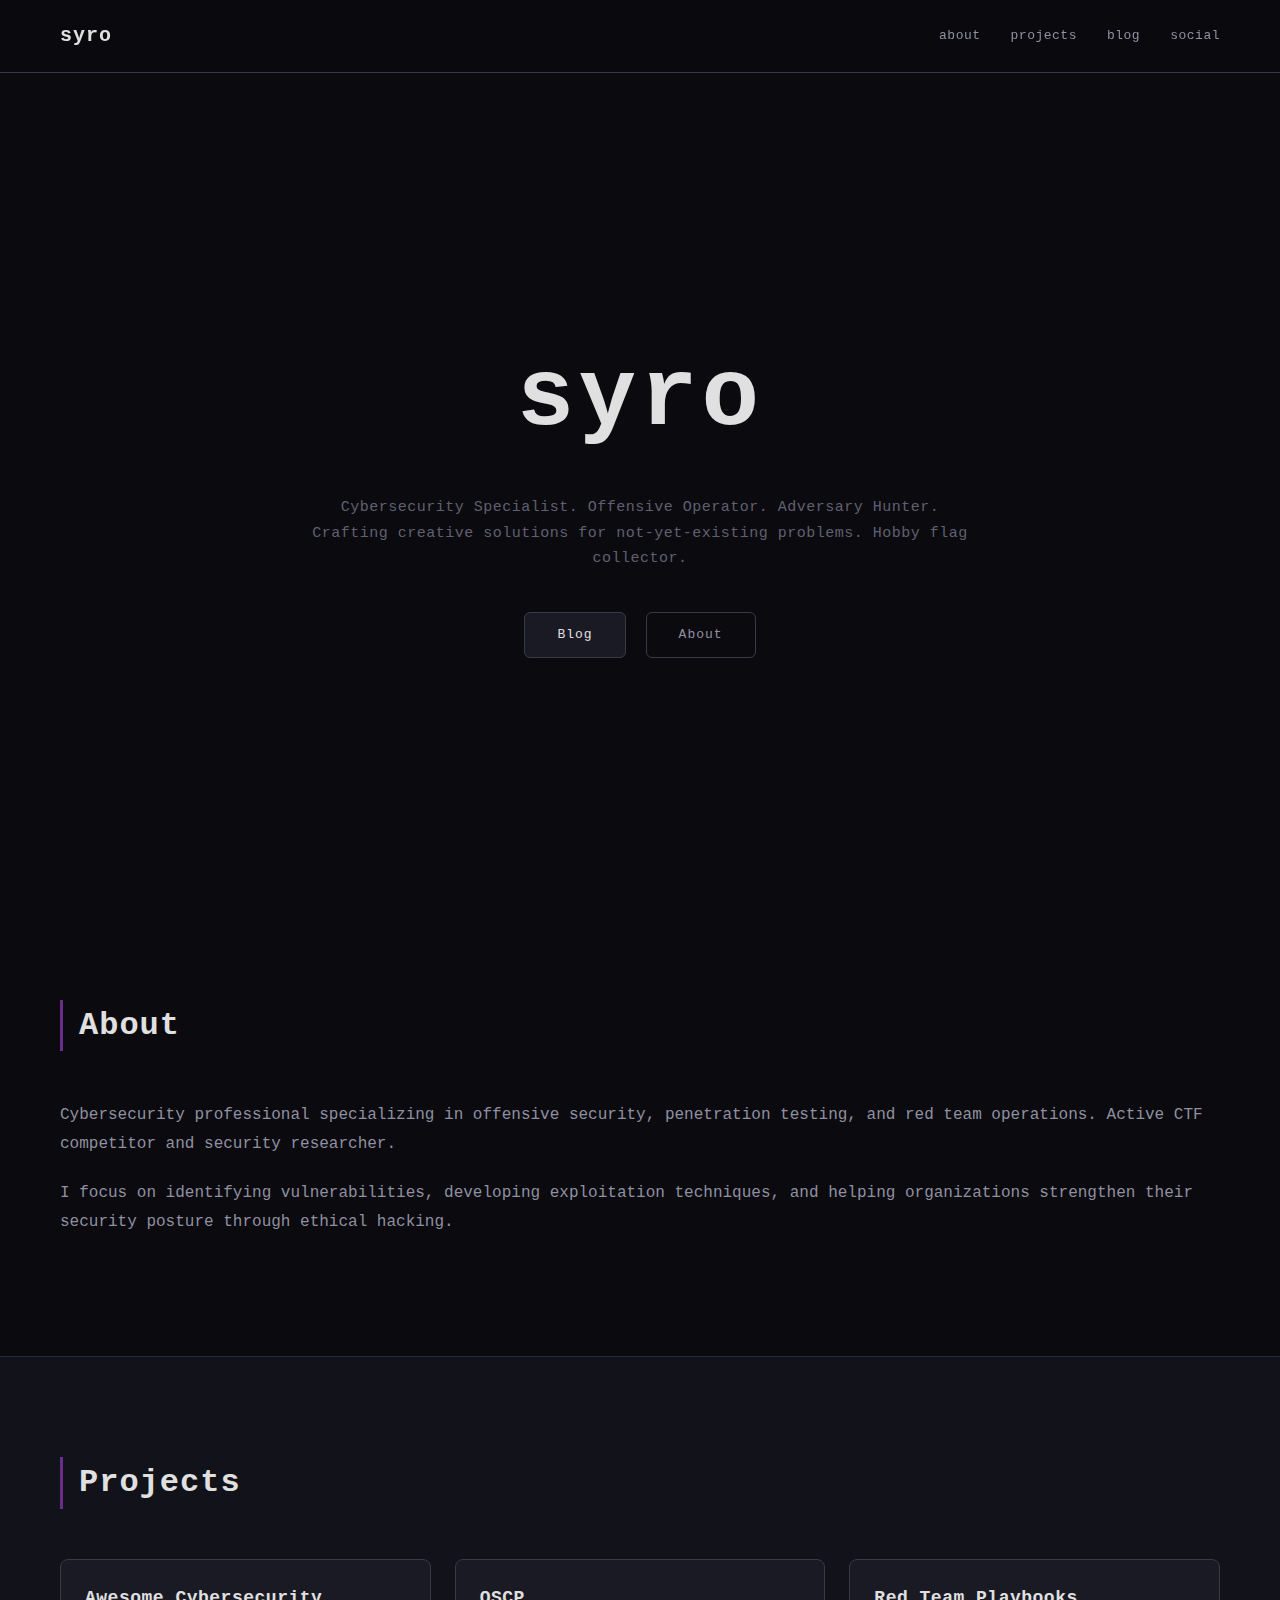
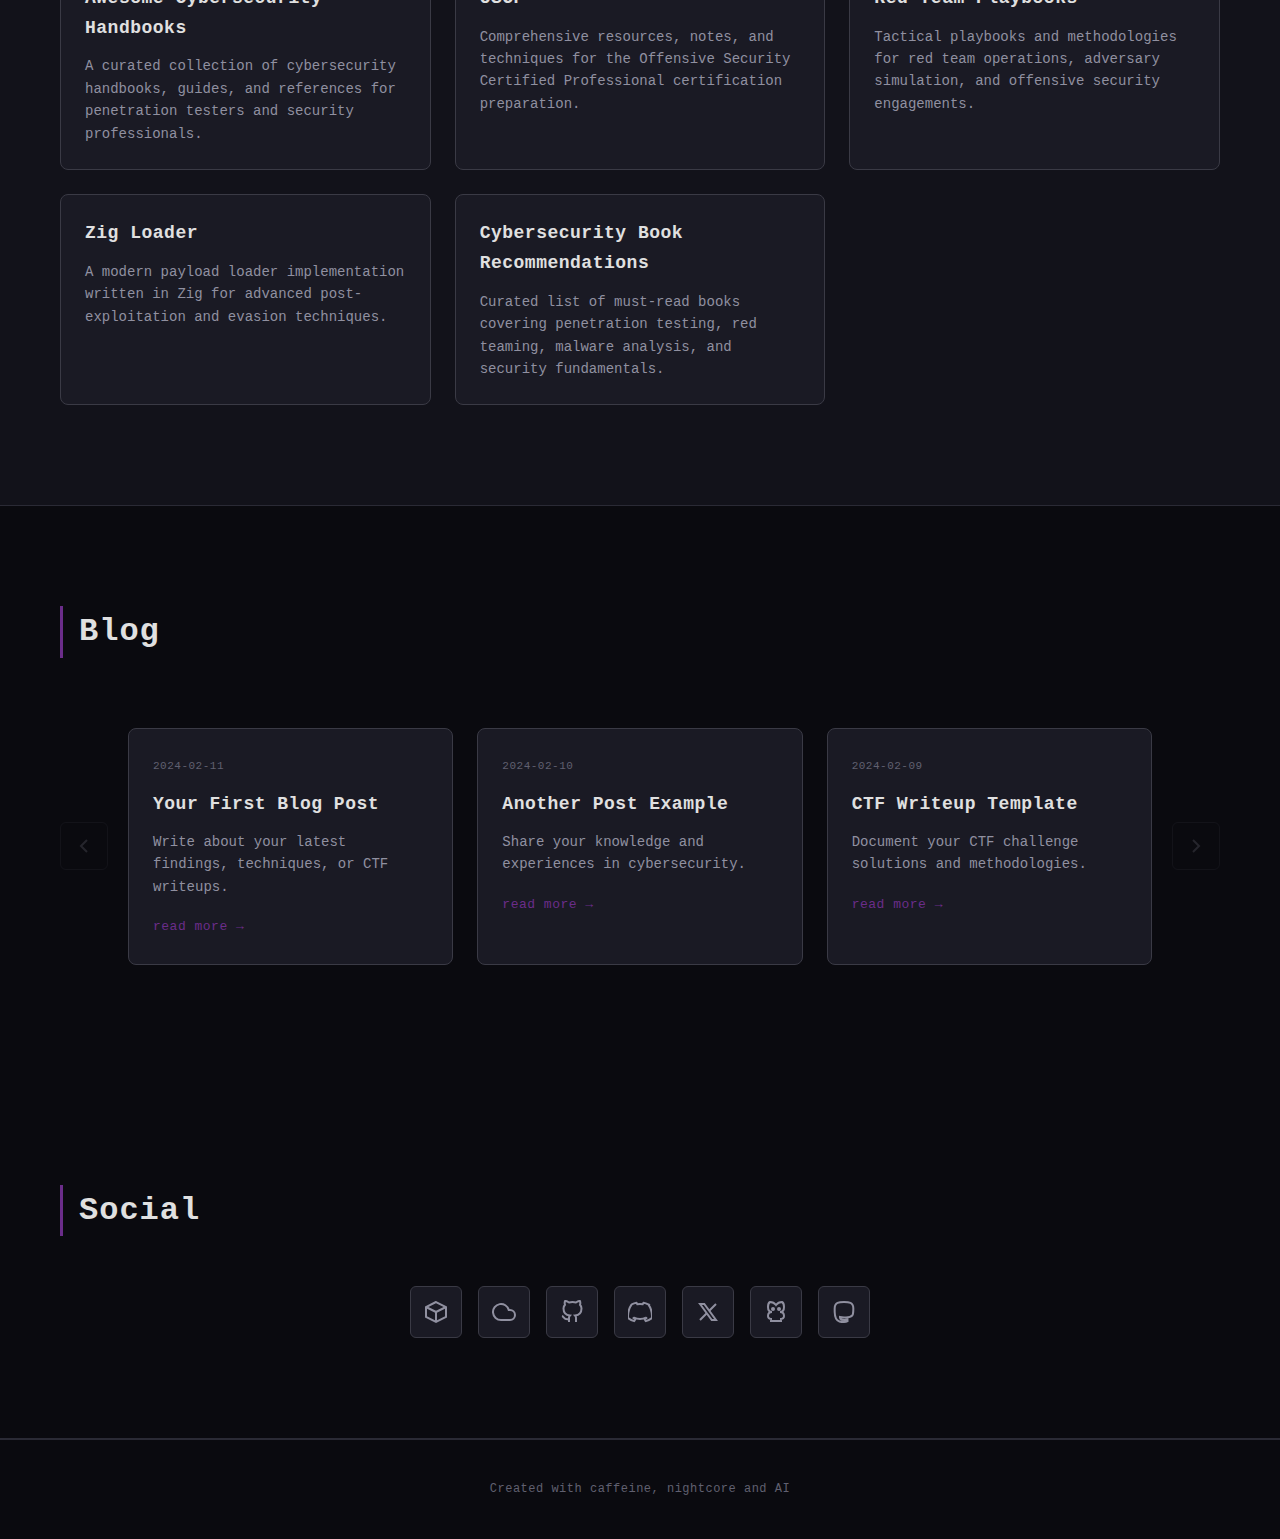
<file: index.html>
<!DOCTYPE html>
<html lang="en">
<head>
    <meta charset="UTF-8">
    <meta name="viewport" content="width=device-width, initial-scale=1.0">
    <meta name="description" content="syro - Cybersecurity Professional, Penetration Tester & Red Teamer">
    <title>syro</title>
    <link rel="icon" type="image/svg+xml" href="favicon.svg">
    <link rel="stylesheet" href="style.css">
</head>
<body>
    <nav>
        <div class="container">
            <div class="nav-content">
                <a href="#" class="logo">syro</a>
                <div class="nav-links">
                    <a href="#about">about</a>
                    <a href="#projects">projects</a>
                    <a href="#blog">blog</a>
                    <a href="#social">social</a>
                </div>
            </div>
        </div>
    </nav>

    <header class="hero">
        <!-- Binary Rain Background -->
        <canvas id="binaryRain"></canvas>
        <div class="container">
            <div class="hero-content">
                <h1 class="glitch" data-text="syro">syro</h1>
                <p class="subtitle">Cybersecurity Specialist. Offensive Operator. Adversary Hunter.<br>Crafting creative solutions for not-yet-existing problems. Hobby flag collector.</p>
                <div class="hero-links">
                    <a href="#blog" class="btn-primary">Blog</a>
                    <a href="#about" class="btn-secondary">About</a>
                </div>
            </div>
        </div>
    </header>

    <section id="about" class="section">
        <div class="container">
            <h2 class="section-title">About</h2>
            <div class="about-content">
                <div class="about-text">
                    <p>Cybersecurity professional specializing in offensive security, penetration testing, and red team operations. Active CTF competitor and security researcher.</p>
                    <p>I focus on identifying vulnerabilities, developing exploitation techniques, and helping organizations strengthen their security posture through ethical hacking.</p>
                </div>
            </div>
        </div>
    </section>

    <section id="projects" class="section section-alt">
        <div class="container">
            <h2 class="section-title">Projects</h2>
            <div class="projects-grid">
                <div class="project-card">
                    <h3><a href="https://github.com/0xsyr0/Awesome-Cybersecurity-Handbooks" target="_blank" rel="noopener">Awesome Cybersecurity Handbooks</a></h3>
                    <p>A curated collection of cybersecurity handbooks, guides, and references for penetration testers and security professionals.</p>
                </div>
                
                <div class="project-card">
                    <h3><a href="https://github.com/0xsyr0/OSCP" target="_blank" rel="noopener">OSCP</a></h3>
                    <p>Comprehensive resources, notes, and techniques for the Offensive Security Certified Professional certification preparation.</p>
                </div>
                
                <div class="project-card">
                    <h3><a href="https://github.com/0xsyr0/Red-Team-Playbooks" target="_blank" rel="noopener">Red Team Playbooks</a></h3>
                    <p>Tactical playbooks and methodologies for red team operations, adversary simulation, and offensive security engagements.</p>
                </div>
                
                <div class="project-card">
                    <h3><a href="https://github.com/0xsyr0/Zig-Loader" target="_blank" rel="noopener">Zig Loader</a></h3>
                    <p>A modern payload loader implementation written in Zig for advanced post-exploitation and evasion techniques.</p>
                </div>
                
                <div class="project-card">
                    <h3><a href="https://github.com/0xsyr0/Cybersecurity-Book-Recommendations" target="_blank" rel="noopener">Cybersecurity Book Recommendations</a></h3>
                    <p>Curated list of must-read books covering penetration testing, red teaming, malware analysis, and security fundamentals.</p>
                </div>
            </div>
        </div>
    </section>

    <section id="blog" class="section section-no-border">
        <div class="container">
            <h2 class="section-title">Blog</h2>
            <div class="blog-wrapper">
                <button class="blog-side-nav blog-side-nav-left" id="prevBtn" aria-label="Previous posts">
                    <svg width="24" height="24" viewBox="0 0 24 24" fill="none" stroke="currentColor" stroke-width="2">
                        <path d="M15 18l-6-6 6-6"/>
                    </svg>
                </button>
                <div class="blog-container">
                    <div class="blog-grid" id="blogGrid">
                        <article class="blog-card">
                            <span class="blog-date">2024-02-11</span>
                            <h3>Your First Blog Post</h3>
                            <p>Write about your latest findings, techniques, or CTF writeups.</p>
                            <a href="posts/post-1.html" class="read-more">read more →</a>
                        </article>
                        
                        <article class="blog-card">
                            <span class="blog-date">2024-02-10</span>
                            <h3>Another Post Example</h3>
                            <p>Share your knowledge and experiences in cybersecurity.</p>
                            <a href="posts/post-2.html" class="read-more">read more →</a>
                        </article>
                        
                        <article class="blog-card">
                            <span class="blog-date">2024-02-09</span>
                            <h3>CTF Writeup Template</h3>
                            <p>Document your CTF challenge solutions and methodologies.</p>
                            <a href="posts/post-3.html" class="read-more">read more →</a>
                        </article>
                    </div>
                </div>
                <button class="blog-side-nav blog-side-nav-right" id="nextBtn" aria-label="Next posts">
                    <svg width="24" height="24" viewBox="0 0 24 24" fill="none" stroke="currentColor" stroke-width="2">
                        <path d="M9 18l6-6-6-6"/>
                    </svg>
                </button>
            </div>
        </div>
    </section>

    <!-- Uncomment when ready to add trainings
    <section id="trainings" class="section">
        <div class="container">
            <h2 class="section-title">Trainings</h2>
            <div class="trainings-grid">
                <div class="training-card">
                    <h3>Training Name</h3>
                    <p>Description of the training, what it covers, and key takeaways.</p>
                    <span class="training-date">2024</span>
                </div>
            </div>
        </div>
    </section>
    -->

    <!-- Uncomment when ready to add certifications
    <section id="certifications" class="section section-alt">
        <div class="container">
            <h2 class="section-title">Certifications</h2>
            <div class="certs-grid">
                <div class="cert-card">
                    <h3>Certification Name</h3>
                    <p>Issuing Organization</p>
                    <span class="cert-date">Year Obtained</span>
                </div>
            </div>
        </div>
    </section>
    -->

    <section id="social" class="section">
        <div class="container">
            <h2 class="section-title">Social</h2>
            <div class="social-grid">
                <a href="https://app.hackthebox.com/profile/156456" class="social-btn" target="_blank" rel="noopener" aria-label="Hack The Box">
                    <svg width="24" height="24" viewBox="0 0 24 24" fill="none" stroke="currentColor" stroke-width="2">
                        <path d="M12 2L2 7v10l10 5 10-5V7L12 2z"/>
                        <path d="M12 12l10-5M12 12v10M12 12L2 7"/>
                    </svg>
                </a>
                <a href="https://tryhackme.com/p/syro" class="social-btn" target="_blank" rel="noopener" aria-label="TryHackMe">
                    <svg width="24" height="24" viewBox="0 0 24 24" fill="none" stroke="currentColor" stroke-width="2">
                        <path d="M18 10h-1.26A8 8 0 1 0 9 20h9a5 5 0 0 0 0-10z"/>
                    </svg>
                </a>
                <a href="https://github.com/0xsyr0" class="social-btn" target="_blank" rel="noopener" aria-label="GitHub">
                    <svg width="24" height="24" viewBox="0 0 24 24" fill="none" stroke="currentColor" stroke-width="2">
                        <path d="M9 19c-5 1.5-5-2.5-7-3m14 6v-3.87a3.37 3.37 0 0 0-.94-2.61c3.14-.35 6.44-1.54 6.44-7A5.44 5.44 0 0 0 20 4.77 5.07 5.07 0 0 0 19.91 1S18.73.65 16 2.48a13.38 13.38 0 0 0-7 0C6.27.65 5.09 1 5.09 1A5.07 5.07 0 0 0 5 4.77a5.44 5.44 0 0 0-1.5 3.78c0 5.42 3.3 6.61 6.44 7A3.37 3.37 0 0 0 9 18.13V22"/>
                    </svg>
                </a>
                <a href="https://discord.gg/purplestorm" class="social-btn" target="_blank" rel="noopener" aria-label="Discord">
                    <svg width="24" height="24" viewBox="0 0 24 24" fill="none" stroke="currentColor" stroke-width="2">
                        <path d="M20.317 4.37a19.791 19.791 0 0 0-4.885-1.515.074.074 0 0 0-.079.037c-.21.375-.444.864-.608 1.25a18.27 18.27 0 0 0-5.487 0 12.64 12.64 0 0 0-.617-1.25.077.077 0 0 0-.079-.037A19.736 19.736 0 0 0 3.677 4.37a.07.07 0 0 0-.032.027C.533 9.046-.32 13.58.099 18.057.1 18.08.112 18.1.128 18.116a19.9 19.9 0 0 0 5.993 3.03.078.078 0 0 0 .084-.028c.462-.63.874-1.295 1.226-1.994a.076.076 0 0 0-.041-.106 13.107 13.107 0 0 1-1.872-.892.077.077 0 0 1-.008-.128 10.2 10.2 0 0 0 .372-.292.074.074 0 0 1 .077-.01c3.928 1.793 8.18 1.793 12.062 0a.074.074 0 0 1 .078.01c.12.098.246.198.373.292a.077.077 0 0 1-.006.127 12.299 12.299 0 0 1-1.873.892.077.077 0 0 0-.041.107c.36.698.772 1.362 1.225 1.993a.076.076 0 0 0 .084.028 19.839 19.839 0 0 0 6.002-3.03.077.077 0 0 0 .032-.054c.5-5.177-.838-9.674-3.549-13.66a.061.061 0 0 0-.031-.03z"/>
                    </svg>
                </a>
                <a href="https://twitter.com/syr0_" class="social-btn" target="_blank" rel="noopener" aria-label="X (Twitter)">
                    <svg width="24" height="24" viewBox="0 0 24 24" fill="none" stroke="currentColor" stroke-width="2">
                        <path d="M4 4l11.733 16h4.267l-11.733-16z"/>
                        <path d="M4 20l6.768-6.768m2.46-2.46L20 4"/>
                    </svg>
                </a>
                <a href="https://bsky.app/profile/0xsyr0.bsky.social" class="social-btn" target="_blank" rel="noopener" aria-label="BlueSky">
                    <svg width="24" height="24" viewBox="0 0 24 24" fill="none" stroke="currentColor" stroke-width="2">
                        <path d="M12 5c-1.5-2-4-3-6-3 0 0-2 1-2 5s2 5 4 5c-3 0-4 2-4 4s2 3 4 3c-1 0-1 1-1 2h10c0-1 0-2-1-2 2 0 4-1 4-3s-1-4-4-4c2 0 4-1 4-5s-2-5-2-5c-2 0-4.5 1-6 3z"/>
                        <circle cx="9" cy="9" r="1" fill="currentColor"/>
                        <circle cx="15" cy="9" r="1" fill="currentColor"/>
                    </svg>
                </a>
                <a href="https://infosec.exchange/@syro" class="social-btn" target="_blank" rel="noopener" aria-label="Mastodon">
                    <svg width="24" height="24" viewBox="0 0 24 24" fill="none" stroke="currentColor" stroke-width="2">
                        <path d="M21.327 8.566c0-4.339-2.843-5.61-2.843-5.61-1.433-.658-3.894-.935-6.451-.956h-.063c-2.557.021-5.016.298-6.45.956 0 0-2.843 1.272-2.843 5.61 0 .993-.019 2.181.012 3.441.103 4.243.778 8.425 4.701 9.463 1.809.479 3.362.579 4.612.51 2.268-.126 3.541-.809 3.541-.809l-.075-1.646s-1.621.511-3.441.449c-1.804-.062-3.707-.194-3.999-2.409a4.523 4.523 0 0 1-.04-.621s1.77.433 4.014.536c1.372.063 2.658-.08 3.965-.236 2.506-.299 4.688-1.843 4.962-3.254.434-2.223.398-5.424.398-5.424z"/>
                    </svg>
                </a>
            </div>
        </div>
    </section>

    <footer>
        <div class="container">
            <p>Created with caffeine, nightcore and AI</p>
        </div>
    </footer>

    <script>
        // Binary Rain Effect
        window.addEventListener('DOMContentLoaded', function() {
            const canvas = document.getElementById('binaryRain');
            const ctx = canvas.getContext('2d');

            canvas.width = window.innerWidth;
            canvas.height = window.innerHeight;

            const fontSize = 16;
            const columns = canvas.width / fontSize;
            const maxDropHeight = canvas.height * 0.3; // Only fall to 30% of screen height

            const drops = [];
            for (let i = 0; i < columns; i++) {
                drops[i] = Math.random() * -50; // Start at different positions
            }

            function drawBinaryRain() {
                // Create fade effect
                ctx.fillStyle = 'rgba(10, 10, 15, 0.1)';
                ctx.fillRect(0, 0, canvas.width, canvas.height);

                ctx.font = fontSize + 'px monospace';

                for (let i = 0; i < drops.length; i++) {
                    // Random 0 or 1
                    const text = Math.random() > 0.5 ? '1' : '0';
                    
                    // Calculate fade based on how close to maxDropHeight
                    const currentY = drops[i] * fontSize;
                    const fadeStart = maxDropHeight * 0.5;
                    let opacity = 1;
                    
                    if (currentY > fadeStart) {
                        opacity = 1 - ((currentY - fadeStart) / (maxDropHeight - fadeStart));
                    }
                    
                    // Purple color with opacity
                    ctx.fillStyle = `rgba(107, 45, 138, ${opacity})`;
                    
                    // Draw the character
                    ctx.fillText(text, i * fontSize, currentY);

                    // Reset drop when it reaches max height or goes off screen
                    if (currentY > maxDropHeight && Math.random() > 0.98) {
                        drops[i] = 0;
                    }

                    drops[i]++;
                }
            }

            setInterval(drawBinaryRain, 80);

            window.addEventListener('resize', () => {
                canvas.width = window.innerWidth;
                canvas.height = window.innerHeight;
            });
        });

        // Blog navigation
        const blogGrid = document.getElementById('blogGrid');
        const prevBtn = document.getElementById('prevBtn');
        const nextBtn = document.getElementById('nextBtn');
        
        let currentPage = 0;
        const postsPerPage = 3;
        
        function updateBlogNav() {
            const scrollLeft = blogGrid.scrollLeft;
            const maxScroll = blogGrid.scrollWidth - blogGrid.clientWidth;
            
            prevBtn.disabled = scrollLeft <= 0;
            nextBtn.disabled = scrollLeft >= maxScroll - 1;
        }
        
        prevBtn.addEventListener('click', () => {
            blogGrid.scrollBy({ left: -blogGrid.clientWidth, behavior: 'smooth' });
            setTimeout(updateBlogNav, 300);
        });
        
        nextBtn.addEventListener('click', () => {
            blogGrid.scrollBy({ left: blogGrid.clientWidth, behavior: 'smooth' });
            setTimeout(updateBlogNav, 300);
        });
        
        blogGrid.addEventListener('scroll', updateBlogNav);
        updateBlogNav();
    </script>
</body>
</html>
</file>
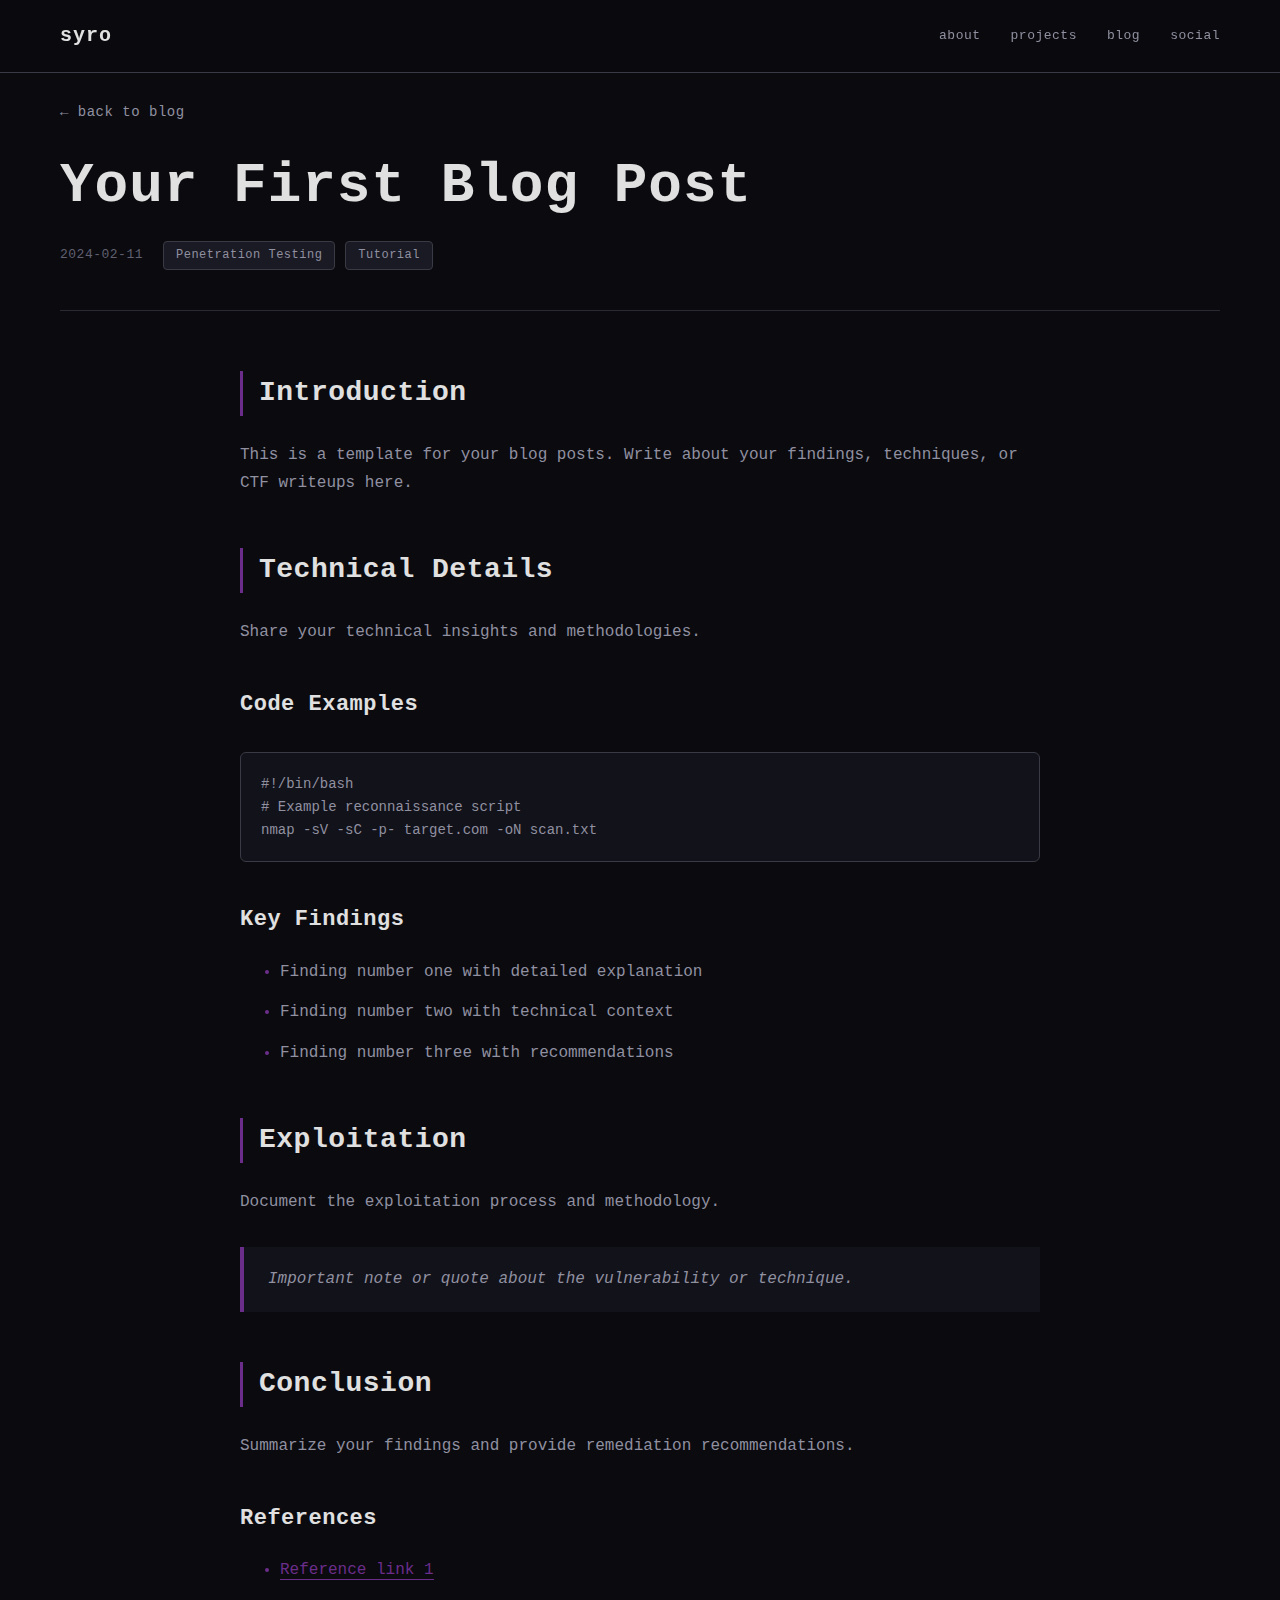
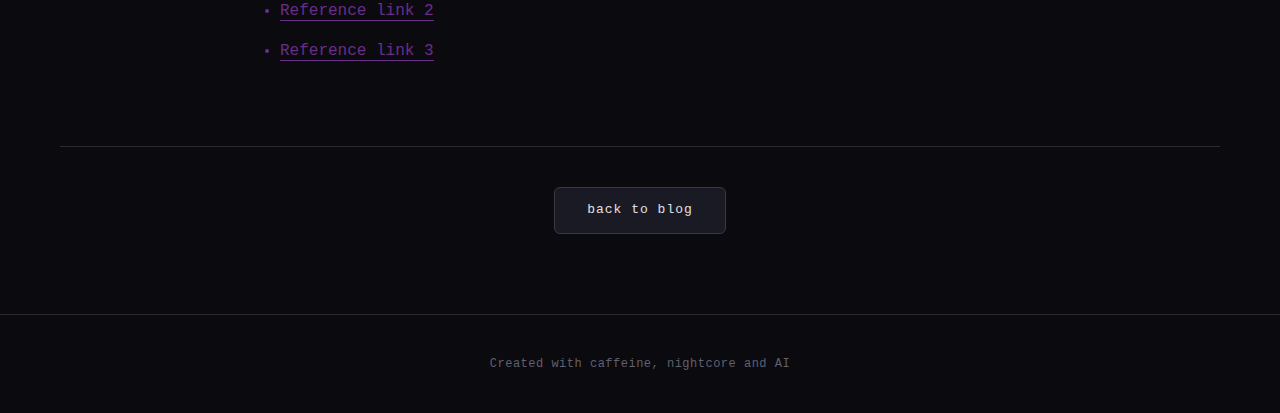
<file: posts/post-1.html>
<!DOCTYPE html>
<html lang="en">
<head>
    <meta charset="UTF-8">
    <meta name="viewport" content="width=device-width, initial-scale=1.0">
    <meta name="description" content="Blog Post - syro">
    <meta http-equiv="Content-Security-Policy" content="default-src 'self'; script-src 'self' 'unsafe-inline'; style-src 'self' 'unsafe-inline'; img-src 'self' data:; connect-src 'none';">
    <meta http-equiv="X-Content-Type-Options" content="nosniff">
    <meta http-equiv="X-Frame-Options" content="DENY">
    <meta name="referrer" content="strict-origin-when-cross-origin">
    <meta name="robots" content="index, follow">
    <title>Your First Blog Post - syro</title>
    <link rel="icon" type="image/svg+xml" href="../favicon.svg">
    <link rel="stylesheet" href="../style.css">
    <link rel="stylesheet" href="../post-style.css">
</head>
<body>
    <nav>
        <div class="container">
            <div class="nav-content">
                <a href="../index.html" class="logo">syro</a>
                <div class="nav-links">
                    <a href="../index.html#about">about</a>
                    <a href="../index.html#projects">projects</a>
                    <a href="../index.html#blog">blog</a>
                    <a href="../index.html#social">social</a>
                </div>
            </div>
        </div>
    </nav>

    <article class="post">
        <div class="container">
            <div class="post-header">
                <a href="../index.html#blog" class="back-link">← back to blog</a>
                <h1>Your First Blog Post</h1>
                <div class="post-meta">
                    <span class="post-date">2024-02-11</span>
                    <span class="post-tags">
                        <span class="tag">Penetration Testing</span>
                        <span class="tag">Tutorial</span>
                    </span>
                </div>
            </div>

            <div class="post-content">
                <h2>Introduction</h2>
                <p>This is a template for your blog posts. Write about your findings, techniques, or CTF writeups here.</p>

                <h2>Technical Details</h2>
                <p>Share your technical insights and methodologies.</p>

                <h3>Code Examples</h3>
                <pre><code>#!/bin/bash
# Example reconnaissance script
nmap -sV -sC -p- target.com -oN scan.txt
</code></pre>

                <h3>Key Findings</h3>
                <ul>
                    <li>Finding number one with detailed explanation</li>
                    <li>Finding number two with technical context</li>
                    <li>Finding number three with recommendations</li>
                </ul>

                <h2>Exploitation</h2>
                <p>Document the exploitation process and methodology.</p>

                <blockquote>
                    Important note or quote about the vulnerability or technique.
                </blockquote>

                <h2>Conclusion</h2>
                <p>Summarize your findings and provide remediation recommendations.</p>

                <h3>References</h3>
                <ul>
                    <li><a href="#">Reference link 1</a></li>
                    <li><a href="#">Reference link 2</a></li>
                    <li><a href="#">Reference link 3</a></li>
                </ul>
            </div>

            <div class="post-footer">
                <a href="../index.html#blog" class="btn-primary">back to blog</a>
            </div>
        </div>
    </article>

    <footer>
        <div class="container">
            <p>Created with caffeine, nightcore and AI</p>
        </div>
    </footer>
</body>
</html>
</file>
<file: style.css>
/* Color Palette - Dark & Minimal */
:root {
    --bg-primary: #0a0a0f;
    --bg-secondary: #12121a;
    --bg-tertiary: #1a1a24;
    --purple-accent: #6b2d8a;
    --purple-muted: #4a1b6b;
    --pink-accent: #ff0099;
    --cyan-accent: #00d9ff;
    --text-primary: #e0e0e0;
    --text-secondary: #9090a0;
    --text-muted: #606070;
    --border-subtle: #2a2a35;
    --border-accent: #3a3a45;
}

/* Reset & Base */
* {
    margin: 0;
    padding: 0;
    box-sizing: border-box;
}

body {
    font-family: 'Courier New', monospace;
    background: var(--bg-primary);
    color: var(--text-primary);
    line-height: 1.6;
    overflow-x: hidden;
}

.container {
    max-width: 1200px;
    margin: 0 auto;
    padding: 0 20px;
}

/* Navigation */
nav {
    position: fixed;
    top: 0;
    width: 100%;
    background: rgba(10, 10, 15, 0.95);
    border-bottom: 1px solid var(--border-accent);
    z-index: 1000;
    backdrop-filter: blur(10px);
}

.nav-content {
    display: flex;
    justify-content: space-between;
    align-items: center;
    padding: 20px 0;
}

.logo {
    font-size: 20px;
    font-weight: 700;
    color: var(--text-primary);
    text-decoration: none;
    letter-spacing: 1px;
}

.nav-links {
    display: flex;
    gap: 30px;
}

.nav-links a {
    color: var(--text-secondary);
    text-decoration: none;
    font-weight: 500;
    font-size: 13px;
    letter-spacing: 0.5px;
    transition: color 0.2s;
    position: relative;
}

.nav-links a:hover {
    color: var(--text-primary);
}

.nav-links a::after {
    content: '';
    position: absolute;
    bottom: -5px;
    left: 0;
    width: 0;
    height: 1px;
    background: var(--purple-accent);
    transition: width 0.3s;
}

.nav-links a:hover::after {
    width: 100%;
}

/* Hero Section */
.hero {
    min-height: 100vh;
    display: flex;
    align-items: center;
    justify-content: center;
    position: relative;
    overflow: hidden;
    background: var(--bg-primary);
}

/* Binary Rain Canvas */
#binaryRain {
    position: absolute;
    top: 0;
    left: 0;
    width: 100%;
    height: 100%;
    z-index: 0;
    opacity: 0.4;
    pointer-events: none;
}

.hero-content {
    text-align: center;
    z-index: 1;
    margin-top: 80px;
}

.glitch {
    font-size: clamp(48px, 10vw, 96px);
    font-weight: 700;
    color: var(--text-primary);
    letter-spacing: 4px;
    margin-bottom: 20px;
    position: relative;
}

.subtitle {
    font-size: clamp(13px, 2vw, 15px);
    color: var(--text-muted);
    letter-spacing: 0.5px;
    margin-bottom: 40px;
    max-width: 700px;
    margin-left: auto;
    margin-right: auto;
    line-height: 1.7;
}

.hero-links {
    display: flex;
    gap: 20px;
    justify-content: center;
    flex-wrap: wrap;
}

/* Buttons */
.btn-primary, .btn-secondary {
    padding: 12px 32px;
    text-decoration: none;
    font-weight: 500;
    font-size: 13px;
    letter-spacing: 1px;
    transition: all 0.3s;
    border: 1px solid;
    display: inline-block;
    border-radius: 6px;
}

.btn-primary {
    background: var(--bg-tertiary);
    color: var(--text-primary);
    border-color: var(--border-accent);
}

.btn-primary:hover {
    background: var(--purple-muted);
    border-color: var(--purple-accent);
}

.btn-secondary {
    background: transparent;
    color: var(--text-secondary);
    border-color: var(--border-accent);
}

.btn-secondary:hover {
    color: var(--text-primary);
    border-color: var(--purple-accent);
}

/* Sections */
.section {
    padding: 100px 0;
    border-bottom: 1px solid var(--border-subtle);
    position: relative;
    z-index: 1;
}

.section-alt {
    background: var(--bg-secondary);
}

.section-no-border {
    border-bottom: none;
}

.section-title {
    font-size: clamp(24px, 4vw, 32px);
    font-weight: 600;
    color: var(--text-primary);
    margin-bottom: 50px;
    letter-spacing: 1px;
    border-left: 3px solid var(--purple-accent);
    padding-left: 16px;
}

/* About Section */
.about-content {
    display: grid;
    gap: 50px;
}

.about-text p {
    font-size: 16px;
    color: var(--text-secondary);
    margin-bottom: 20px;
    line-height: 1.8;
}

/* Projects Section */
.projects-grid {
    display: grid;
    grid-template-columns: repeat(auto-fill, minmax(300px, 1fr));
    gap: 24px;
}

.project-card {
    background: var(--bg-tertiary);
    border: 1px solid var(--border-accent);
    padding: 24px;
    transition: all 0.3s;
    border-radius: 8px;
}

.project-card:hover {
    transform: translateY(-4px);
    border-color: var(--purple-accent);
    background: var(--bg-secondary);
}

.project-card h3 {
    margin-bottom: 12px;
}

.project-card h3 a {
    font-size: 18px;
    color: var(--text-primary);
    letter-spacing: 0.5px;
    font-weight: 600;
    text-decoration: none;
    transition: color 0.3s;
}

.project-card h3 a:hover {
    color: var(--purple-accent);
}

.project-card p {
    color: var(--text-secondary);
    line-height: 1.6;
    font-size: 14px;
}

/* Blog Section */
.blog-wrapper {
    position: relative;
    display: flex;
    align-items: center;
    gap: 20px;
    z-index: 10;
}

.blog-side-nav {
    background: transparent;
    border: 1px solid var(--border-accent);
    color: var(--text-secondary);
    width: 48px;
    height: 48px;
    border-radius: 6px;
    cursor: pointer;
    transition: all 0.3s;
    display: flex;
    align-items: center;
    justify-content: center;
    flex-shrink: 0;
    position: relative;
    z-index: 10;
}

.blog-side-nav:hover:not(:disabled) {
    background: var(--bg-tertiary);
    border-color: var(--purple-accent);
    color: var(--text-primary);
}

.blog-side-nav:disabled {
    opacity: 0.2;
    cursor: not-allowed;
}

.blog-container {
    flex: 1;
    overflow-x: hidden;
    overflow-y: visible;
    position: relative;
    z-index: 1;
    padding: 12px 0;
}

.blog-grid {
    display: grid;
    grid-template-columns: repeat(auto-fill, minmax(300px, 1fr));
    gap: 24px;
    overflow-x: auto;
    overflow-y: visible;
    scroll-behavior: smooth;
    scrollbar-width: none;
    -ms-overflow-style: none;
    padding: 8px 0;
}

.blog-grid::-webkit-scrollbar {
    display: none;
}

.blog-card {
    background: var(--bg-tertiary);
    border: 1px solid var(--border-accent);
    padding: 24px;
    transition: all 0.3s;
    border-radius: 8px;
}

.blog-card:hover {
    transform: translateY(-4px);
    border-color: var(--purple-accent);
    background: var(--bg-secondary);
}

.blog-date {
    font-size: 11px;
    color: var(--text-muted);
    letter-spacing: 0.5px;
    font-weight: 500;
}

.blog-card h3 {
    font-size: 18px;
    color: var(--text-primary);
    margin: 12px 0;
    letter-spacing: 0.5px;
    font-weight: 600;
}

.blog-card p {
    color: var(--text-secondary);
    margin-bottom: 16px;
    line-height: 1.6;
    font-size: 14px;
}

.read-more {
    color: var(--purple-accent);
    text-decoration: none;
    font-weight: 500;
    font-size: 13px;
    letter-spacing: 0.5px;
    transition: color 0.3s;
}

.read-more:hover {
    color: var(--text-primary);
}

/* Social Section */
.social-grid {
    display: flex;
    flex-wrap: wrap;
    gap: 16px;
    justify-content: center;
}

.social-btn {
    padding: 14px;
    text-decoration: none;
    transition: all 0.3s;
    border: 1px solid var(--border-accent);
    display: inline-flex;
    align-items: center;
    justify-content: center;
    border-radius: 6px;
    background: var(--bg-tertiary);
    color: var(--text-secondary);
    width: 52px;
    height: 52px;
}

.social-btn:hover {
    background: var(--bg-secondary);
    border-color: var(--purple-accent);
    color: var(--text-primary);
    transform: translateY(-2px);
}

.social-btn svg {
    flex-shrink: 0;
}

/* Training Section */
.trainings-grid {
    display: grid;
    grid-template-columns: repeat(auto-fill, minmax(300px, 1fr));
    gap: 24px;
}

.training-card {
    background: var(--bg-tertiary);
    border: 1px solid var(--border-accent);
    padding: 24px;
    border-radius: 8px;
    transition: all 0.3s;
}

.training-card:hover {
    transform: translateY(-4px);
    border-color: var(--purple-accent);
    background: var(--bg-secondary);
}

.training-card h3 {
    font-size: 18px;
    color: var(--text-primary);
    margin-bottom: 12px;
    letter-spacing: 0.5px;
    font-weight: 600;
}

.training-card p {
    color: var(--text-secondary);
    line-height: 1.6;
    font-size: 14px;
    margin-bottom: 12px;
}

.training-date {
    font-size: 12px;
    color: var(--text-muted);
    font-weight: 500;
}

/* Certifications Section */
.certs-grid {
    display: grid;
    grid-template-columns: repeat(auto-fill, minmax(250px, 1fr));
    gap: 24px;
}

.cert-card {
    background: var(--bg-tertiary);
    border: 1px solid var(--border-accent);
    padding: 24px;
    border-radius: 8px;
    transition: all 0.3s;
    text-align: center;
}

.cert-card:hover {
    transform: translateY(-4px);
    border-color: var(--purple-accent);
    background: var(--bg-secondary);
}

.cert-card h3 {
    font-size: 18px;
    color: var(--text-primary);
    margin-bottom: 8px;
    letter-spacing: 0.5px;
    font-weight: 600;
}

.cert-card p {
    color: var(--text-secondary);
    font-size: 14px;
    margin-bottom: 12px;
}

.cert-date {
    font-size: 12px;
    color: var(--text-muted);
    font-weight: 500;
}

/* Footer */
footer {
    background: var(--bg-primary);
    padding: 40px 0;
    text-align: center;
    border-top: 1px solid var(--border-subtle);
}

footer p {
    color: var(--text-muted);
    font-size: 12px;
    letter-spacing: 0.5px;
}

/* Responsive Design */
@media (max-width: 768px) {
    .nav-links {
        gap: 15px;
    }
    
    .nav-links a {
        font-size: 12px;
    }
    
    .glitch {
        letter-spacing: 4px;
    }
    
    .section {
        padding: 80px 0;
    }
    
    .section-title {
        margin-bottom: 40px;
    }
    
    .blog-wrapper {
        gap: 12px;
    }
    
    .blog-side-nav {
        width: 40px;
        height: 40px;
    }
    
    .blog-grid,
    .projects-grid,
    .trainings-grid,
    .certs-grid {
        grid-template-columns: 1fr;
    }
    
    .social-grid {
        flex-direction: column;
        align-items: stretch;
    }
    
    .social-btn {
        justify-content: center;
    }
}

/* Selection styles */
::selection {
    background: var(--purple-accent);
    color: var(--text-primary);
}

::-webkit-scrollbar {
    width: 10px;
}

::-webkit-scrollbar-track {
    background: var(--bg-primary);
}

::-webkit-scrollbar-thumb {
    background: var(--border-accent);
    border: 2px solid var(--bg-primary);
}

::-webkit-scrollbar-thumb:hover {
    background: var(--purple-accent);
}
</file>
<file: post-style.css>
/* Post-specific styles */
.post {
    min-height: 100vh;
    padding-top: 100px;
    padding-bottom: 80px;
    background: var(--bg-primary);
}

.post-header {
    margin-bottom: 60px;
    padding-bottom: 40px;
    border-bottom: 1px solid var(--border-subtle);
}

.back-link {
    display: inline-block;
    color: var(--text-secondary);
    text-decoration: none;
    font-weight: 500;
    font-size: 14px;
    letter-spacing: 0.5px;
    margin-bottom: 30px;
    transition: color 0.3s;
}

.back-link:hover {
    color: var(--purple-accent);
}

.post h1 {
    font-size: clamp(32px, 6vw, 56px);
    color: var(--text-primary);
    margin-bottom: 20px;
    letter-spacing: 1px;
    font-weight: 700;
    line-height: 1.2;
}

.post-meta {
    display: flex;
    gap: 20px;
    flex-wrap: wrap;
    align-items: center;
}

.post-date {
    color: var(--text-muted);
    font-weight: 500;
    font-size: 13px;
    letter-spacing: 0.5px;
}

.post-tags {
    display: flex;
    gap: 10px;
    flex-wrap: wrap;
}

.tag {
    background: var(--bg-tertiary);
    color: var(--text-secondary);
    padding: 4px 12px;
    font-size: 12px;
    font-weight: 500;
    letter-spacing: 0.5px;
    border: 1px solid var(--border-accent);
    border-radius: 4px;
}

/* Post Content Styles */
.post-content {
    max-width: 800px;
    margin: 0 auto;
    color: var(--text-secondary);
}

.post-content h2 {
    font-size: 28px;
    color: var(--text-primary);
    margin: 50px 0 25px;
    letter-spacing: 0.5px;
    font-weight: 600;
    border-left: 3px solid var(--purple-accent);
    padding-left: 16px;
}

.post-content h3 {
    font-size: 22px;
    color: var(--text-primary);
    margin: 40px 0 20px;
    letter-spacing: 0.5px;
    font-weight: 600;
}

.post-content p {
    font-size: 16px;
    line-height: 1.8;
    margin-bottom: 20px;
}

.post-content a {
    color: var(--purple-accent);
    text-decoration: none;
    border-bottom: 1px solid var(--purple-accent);
    transition: all 0.3s;
}

.post-content a:hover {
    color: var(--text-primary);
    border-color: var(--text-primary);
}

/* Code Blocks with Syntax Highlighting */
.post-content pre {
    background: var(--bg-secondary);
    border: 1px solid var(--border-accent);
    border-radius: 6px;
    padding: 20px;
    overflow-x: auto;
    margin: 30px 0;
}

.post-content code {
    font-family: 'Courier New', monospace;
    font-size: 14px;
    line-height: 1.6;
}

.post-content pre code {
    color: var(--text-secondary);
}

.post-content p code {
    background: var(--bg-tertiary);
    color: var(--purple-accent);
    padding: 3px 8px;
    border: 1px solid var(--border-accent);
    border-radius: 4px;
}

/* Syntax highlighting for code blocks */
.post-content pre code .comment {
    color: var(--text-muted);
    font-style: italic;
}

.post-content pre code .keyword {
    color: #9d7cd8;
}

.post-content pre code .string {
    color: #7dcfff;
}

.post-content pre code .function {
    color: #7aa2f7;
}

.post-content pre code .number {
    color: #ff9e64;
}

.post-content pre code .operator {
    color: #bb9af7;
}

/* Lists */
.post-content ul,
.post-content ol {
    margin: 20px 0;
    padding-left: 40px;
}

.post-content li {
    margin-bottom: 12px;
    line-height: 1.8;
}

.post-content ul li::marker {
    color: var(--purple-accent);
}

.post-content ol li::marker {
    color: var(--purple-accent);
    font-weight: 600;
}

/* Blockquotes */
.post-content blockquote {
    background: var(--bg-secondary);
    border-left: 4px solid var(--purple-accent);
    padding: 20px 24px;
    margin: 30px 0;
    font-style: italic;
    color: var(--text-secondary);
}

/* Images */
.post-content img {
    max-width: 100%;
    height: auto;
    border: 1px solid var(--border-accent);
    border-radius: 6px;
    margin: 30px 0;
    display: block;
}

/* Tables */
.post-content table {
    width: 100%;
    border-collapse: collapse;
    margin: 30px 0;
    background: var(--bg-secondary);
    border-radius: 6px;
    overflow: hidden;
}

.post-content th {
    background: var(--bg-tertiary);
    color: var(--text-primary);
    padding: 12px 16px;
    text-align: left;
    letter-spacing: 0.5px;
    font-weight: 600;
    border: 1px solid var(--border-accent);
}

.post-content td {
    padding: 12px 16px;
    border: 1px solid var(--border-accent);
    color: var(--text-secondary);
}

.post-content tr:hover {
    background: var(--bg-tertiary);
}

/* Post Footer */
.post-footer {
    margin-top: 80px;
    padding-top: 40px;
    border-top: 1px solid var(--border-subtle);
    text-align: center;
}

/* Responsive adjustments for posts */
@media (max-width: 768px) {
    .post {
        padding-top: 80px;
    }
    
    .post h1 {
        font-size: 28px;
    }
    
    .post-content h2 {
        font-size: 22px;
    }
    
    .post-content h3 {
        font-size: 18px;
    }
    
    .post-content pre {
        padding: 15px;
    }
    
    .post-meta {
        flex-direction: column;
        align-items: flex-start;
    }
}
</file>
